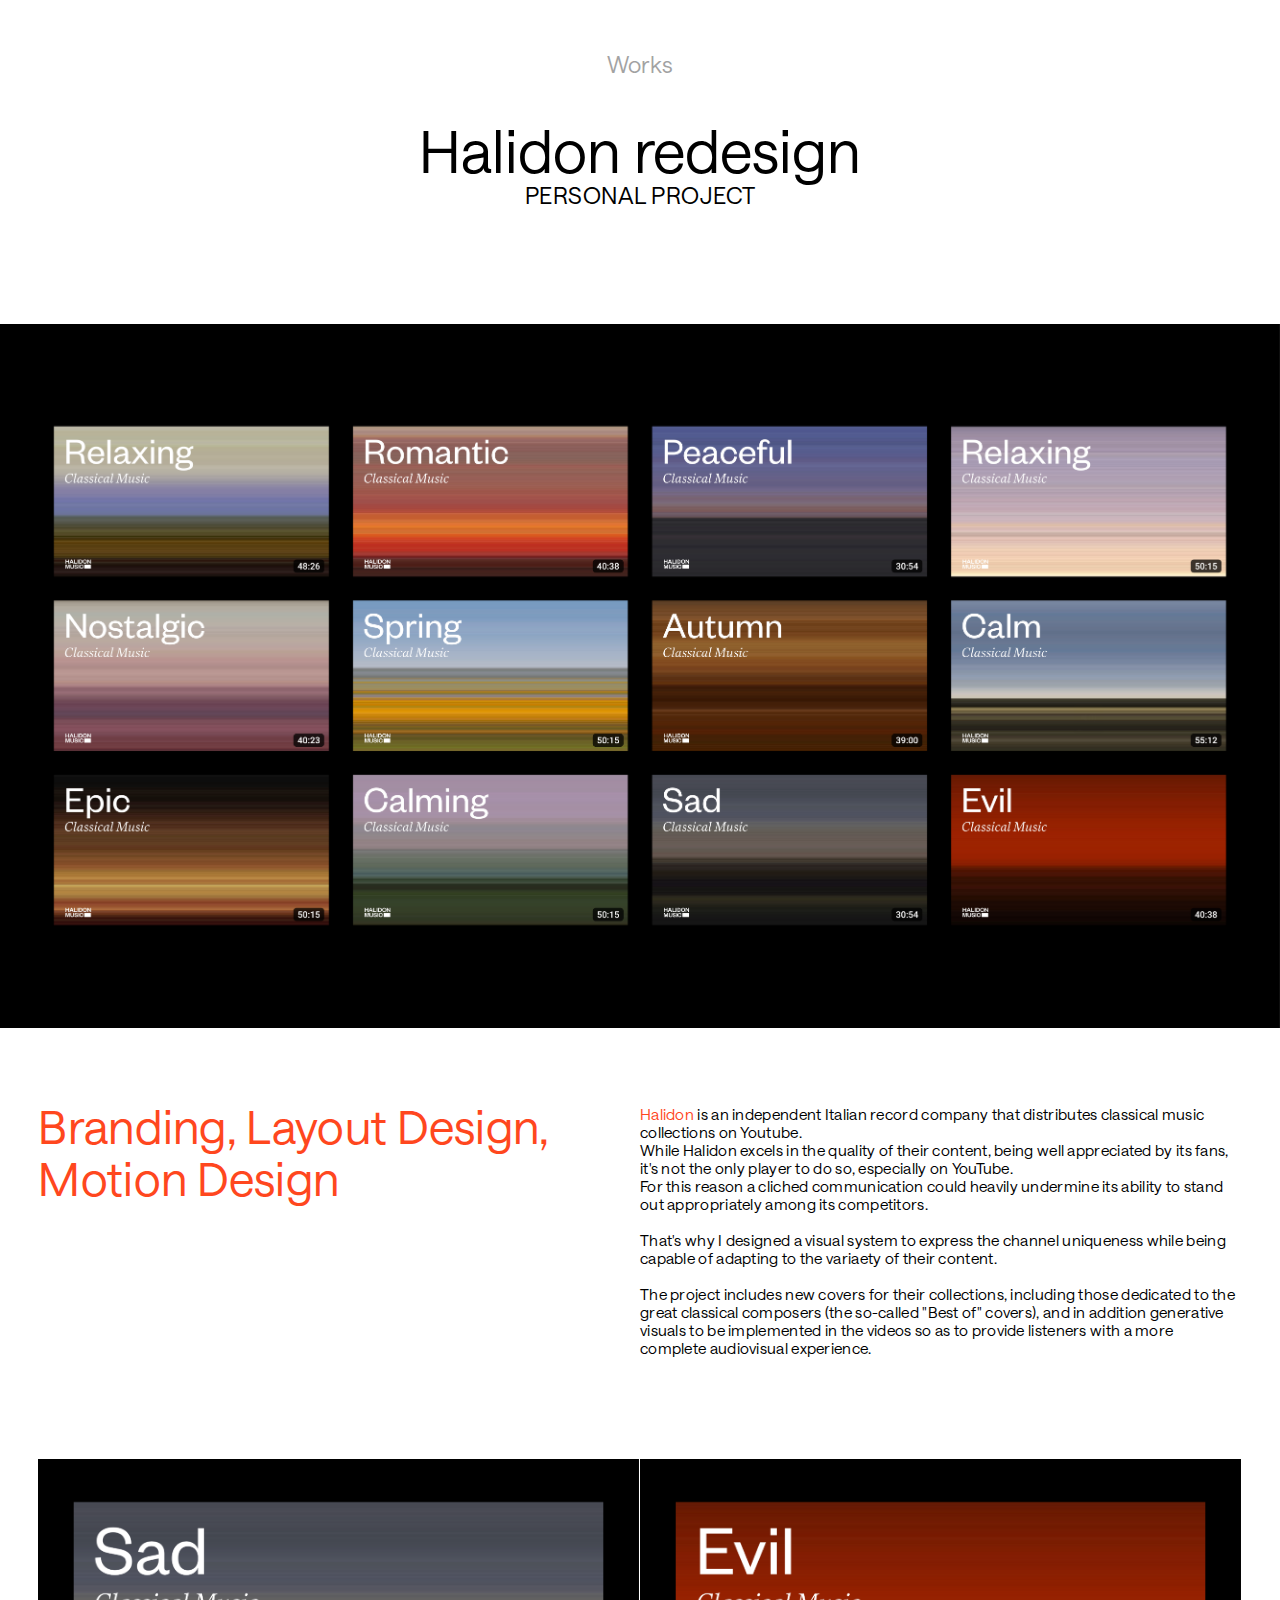
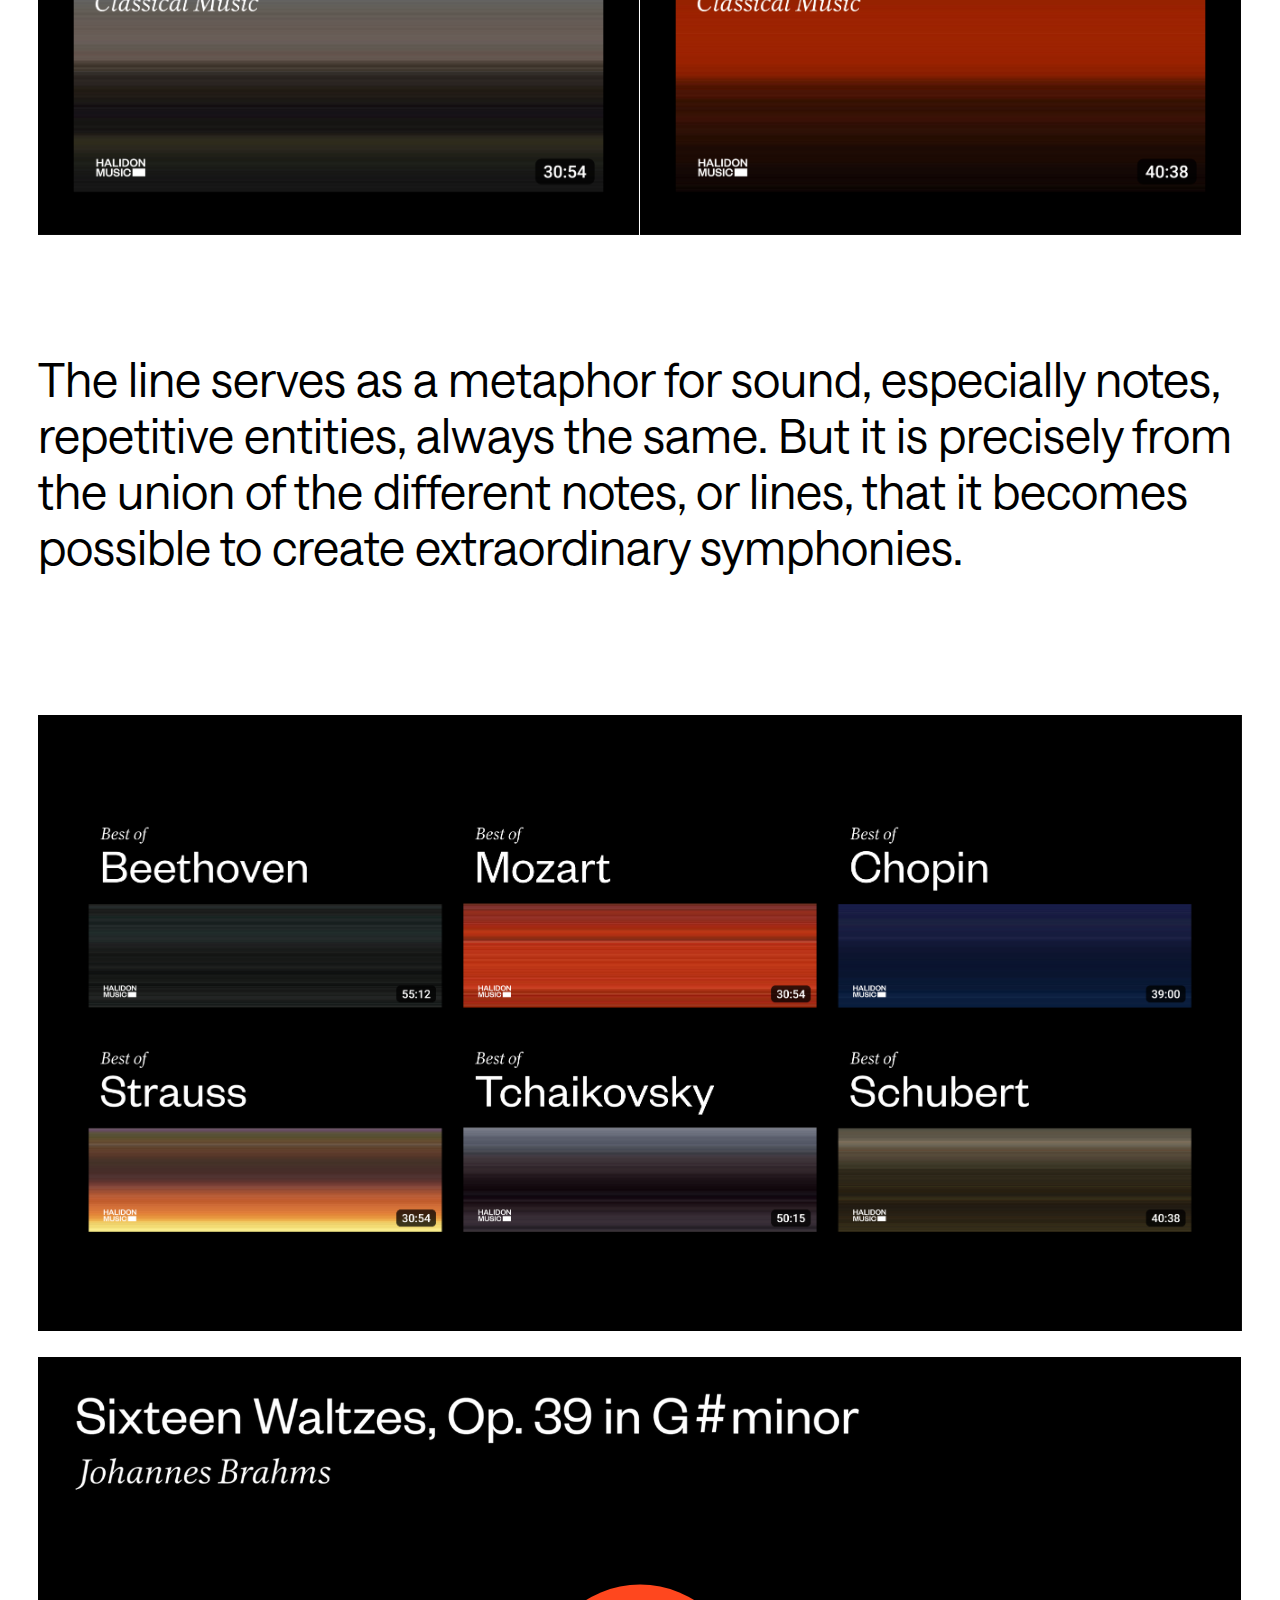
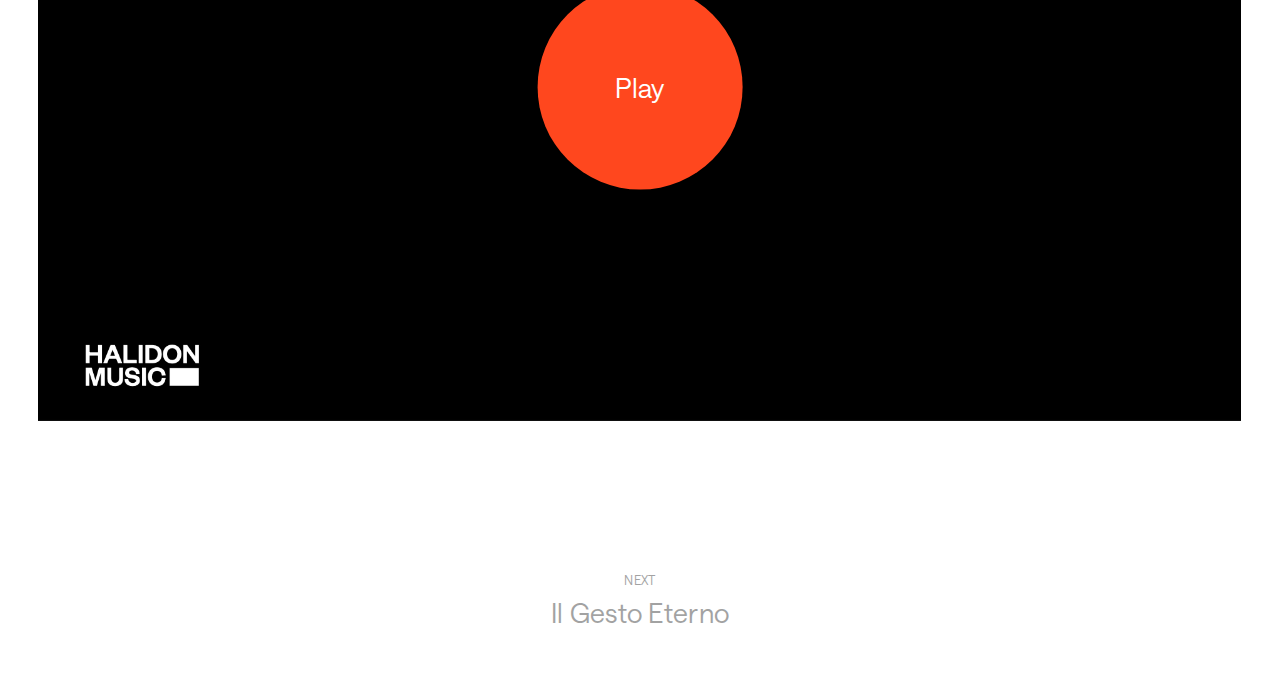
<file: halidon.html>
<!DOCTYPE html>
<html>
<head>
    <meta charset="UTF-8">
    <meta name="viewport" content="width=device-width, initial-scale=1">
    <style>
      :root {
       --color: rgb(255, 71, 30);
      }
    </style>
    <script src="https://ajax.googleapis.com/ajax/libs/jquery/3.7.1/jquery.min.js"></script>
    <link rel="stylesheet" href="portfolio.css">
    <link rel="stylesheet" href="projects.css">
</head>
<body>

<div class="menu">
  
  <a href="index.html" class="home">Works</a>
  <div class="title">Halidon redesign</div>
  <div class="subtitle">PERSONAL PROJECT</div>

</div>


  <img class="copertina mac" src="Images/halidon/Halidon.png">
  <img class="copertina mobile" src="Images/halidon/Mobile1.png">


<div class="introtext">
  <div class="column left">
    Branding, Layout Design, Motion Design
  </div>
  <div class="column right">
    <a href="https://www.youtube.com/channel/UCyOfqgtsQaM3S-VZnsYnHjQ" target="_blank" class="colored">Halidon</a> is an independent Italian record company that distributes classical music collections on Youtube. 
    <br>While Halidon excels in the quality of their content, being well appreciated by its fans, it's not the only player to do so, especially on YouTube. 
    <br>For this reason a cliched communication could heavily undermine its ability to stand out appropriately among its competitors. 
    <br><br>That's why I designed a visual system to express the channel uniqueness while being capable of adapting to the variaety of their content. 
    <br><br>The project includes new covers for their collections, including those dedicated to the great classical composers (the so-called "Best of" covers), and in addition generative visuals to be implemented in the videos so as to provide listeners with a more complete audiovisual experience.
  </div>
</div>

<div class="bigcover">
<img class="twoimages" src="Images/halidon/Halidon-03.png">
<img class="twoimages" src="Images/halidon/Halidon-04.png">
</div>

<div class="conclusion">
  The line serves as a metaphor for sound, especially notes, repetitive entities, always the same. But it is precisely from the union of the different notes, or lines, that it becomes possible to create extraordinary symphonies.
</div>

<img class="bigcover mac" src="Images/halidon/Halidon-05.png">
<img class="bigcover mobile" src="Images/halidon/Mobile2.png">

<div class="boxvideo"  onclick="controlvideo()" onmouseenter="tellplay()" onmouseleave="tellstop()">
  <video id="video" class="video" playsinline>
    <source src="Images/halidon/Visuals.m4v#t=0.1" type="video/mp4">
  </video>
  <div id="play" class="play"><div class="center">Play</div></div>
</div>

<a href="gestoeterno.html">
  <div class="nextP">
    <div class="next">NEXT</div>
    <div class="next T">Il Gesto Eterno</div>
  </div>
</a> 


<script src="project.js"></script>
</body>
</html>
</file>
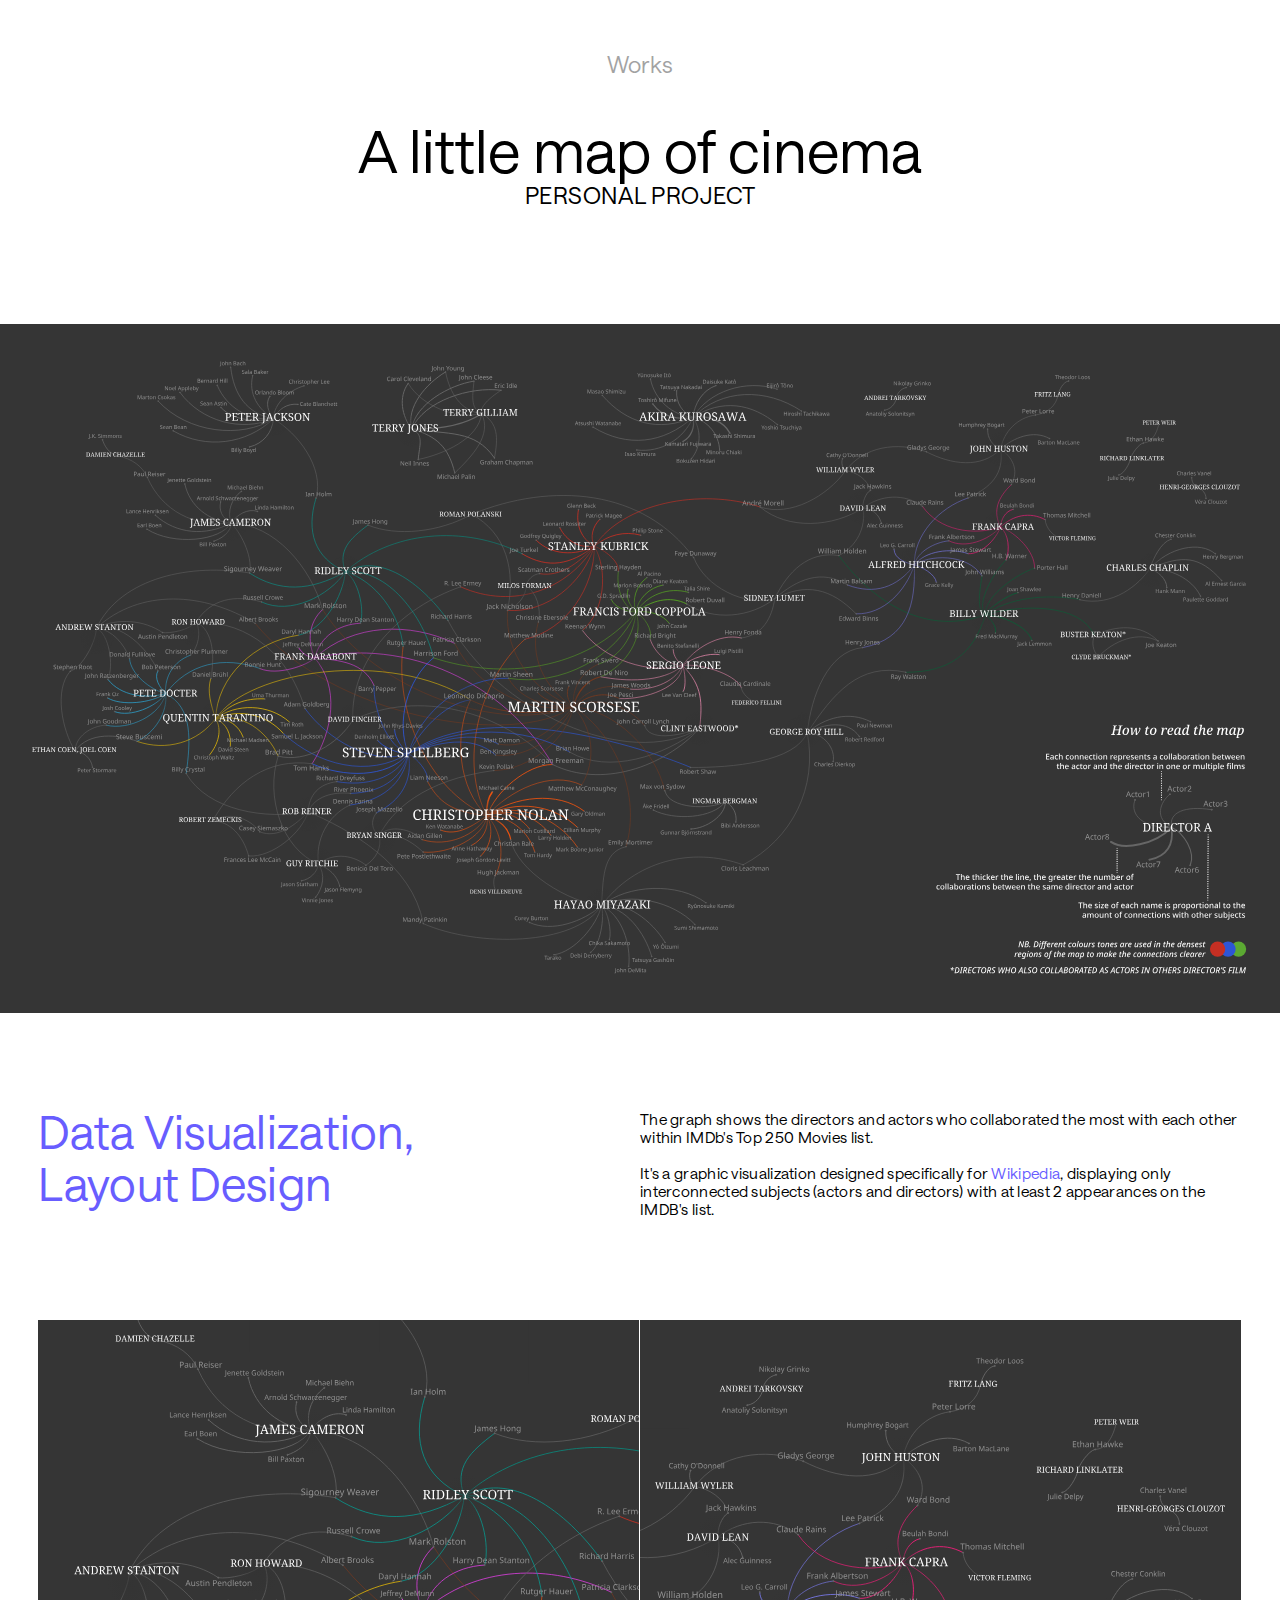
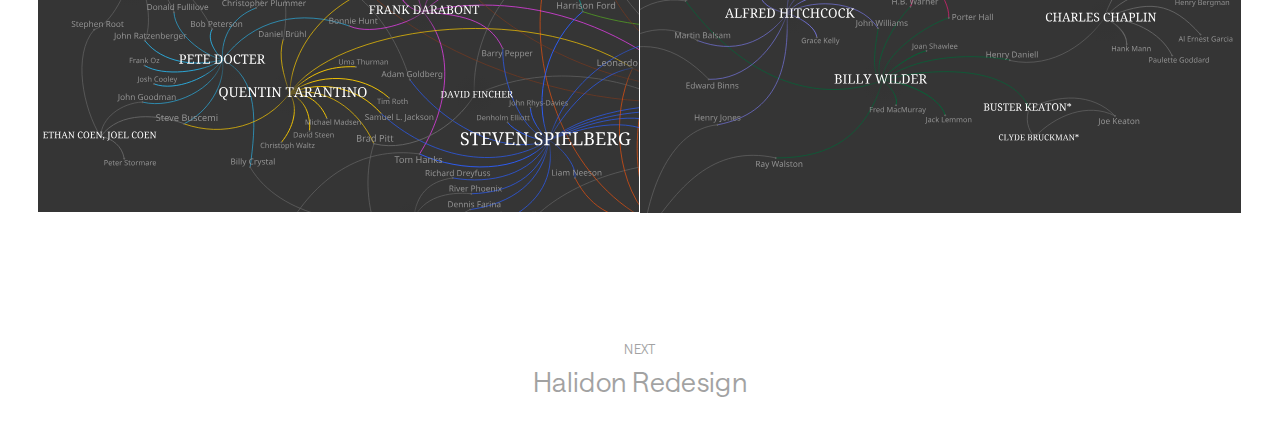
<file: imdbviz.html>
<!DOCTYPE html>
<html>
<head>
    <meta charset="UTF-8">
    <meta name="viewport" content="width=device-width, initial-scale=1">
    <style>
      :root {
       --color: rgb(104, 93, 255);
      }
    </style>
    <script src="https://ajax.googleapis.com/ajax/libs/jquery/3.7.1/jquery.min.js"></script>
    <link rel="stylesheet" href="portfolio.css">
    <link rel="stylesheet" href="projects.css">
    <style>
      .copertina {
        width: 210vw;
      }

      @media only screen and (min-width: 768px) {
        .copertina {
        width: 100vw;
      }
      }
    </style>
    <style>
    </style>
  </head>
<body>


  <div class="menu">
    <a href="index.html" class="home">Works</a>
    <div class="title">A little map of cinema</div>
    <div class="subtitle">PERSONAL PROJECT</div>
  </div>


<div id="scrolling">
    <img class="copertina" src="Images/imdbviz/imdb.svg">
</div>

<div class="introtext">
  <div class="column left">
    Data Visualization,<br>Layout Design
  </div>
  <div class="column right">
    The graph shows the directors and actors who collaborated the most with each other within IMDb's Top 250 Movies list.
    <br><br>It's a graphic visualization designed specifically for <a href="https://en.wikipedia.org/wiki/List_of_film_director_and_actor_collaborations" target="_blank" class="colored">Wikipedia</a>, displaying only interconnected subjects (actors and directors) with at least 2 appearances on the IMDB's list.
  </div>
</div>

<div class="bigcover">
  <img class="twoimages" src="Images/imdbviz/small2.svg">
  <img class="twoimages" src="Images/imdbviz/small1.svg">
</div>

<a href="halidon.html">
  <div class="nextP">
    <div class="next">NEXT</div>
    <div class="next T">Halidon Redesign</div>
  </div>
</a> 


<script src="project.js"></script>
</body>
</html>
</file>
<file: portfolio.css>
:root {
--background: white;
--size: 4.2vw;
}



@font-face {
  font-family: sansMedium;
  src: url(Resources/SaansTRIAL-Medium.otf);
}

@font-face {
  font-family: sans;
  src: url(Resources/SaansTRIAL-Regular.otf);
}

@font-face {
  font-family: seriff;
  src: url(Resources/Teodor-Light.otf);
}

body {
  background-color: var(--background);
  margin: 0;
  color: black;
  font-size: var(--size);
  font-family: sans, helvetica, sans-serif;
  overflow: scroll;
  letter-spacing: 0.3px;
}


.typing-container {
    position: fixed;
    left: 0;
    right: 0;
    width: 100vw;
    height: 100vh;
    text-align: center;
    z-index: 10;
    transition: opacity 1s;
    background-color: white;
}

    #data {
        font-size: 1.2vw;
        margin-bottom: 2vh;
      font-family: sans;
    }

    .sentence {
      position: absolute;
      left: 50%;
      top: 50%;
      transform: translateX(-50%) translateY(-50%);
       line-height: 1.5;
       transition: opacity 0.6s;
    }

    .group1 {
      font-size: 1.2vw;
      line-height: 1;
    }

    .link {
      transition: color 0.6s;
      cursor: pointer;
    }

    .input-cursor {
      display: inline-block;
      width: 1px;
      height: var(--size);
      background-color: black;
      margin-left: 0px;
      animation: blink .6s linear infinite alternate;
    }
  
  @keyframes blink {
    0% {opacity: 1;}
    40% {opacity: 1;}
    60% {opacity: 0;}
    100% {opacity: 0;}
  }









.progetti {
  font-size: 4.2vw;
  color: black;
  text-align: center;
  padding-top: 9vw;
  width: 100vw;
  z-index: 2;
} 


#container_progetti {
  width: 98vw;
  padding-top: 6vw;
  margin-left: auto;
  margin-right: auto;
  text-align: center;
  z-index: 2;
}

.istat {
  width: 100%;
  height: auto;
  border-radius: 15px;
  box-sizing:border-box;
  padding: none;
  margin-top: -0.5vw;
  border: none;
  cursor: pointer;
}



  .contatti {
    position: fixed;
    bottom: 3vh;
    left: 50%;
    transform: translateX(-50%);
    font-size: 1.2vw;
  }

  .insta {
    bottom: 6vh;
  }

  .nolink {
    text-decoration: none;
    color: black;
  }

  .imagebox {
    position: relative;
    cursor: pointer;
  }

  .infos {
    display: none;
  }

  a {
    text-decoration: none;
    color: inherit;
  }

  .links {
    width: 100vw;
    font-size: 4.2vw;
    color: black;
    text-align: center;
    z-index: 2;
    padding-bottom: 18vw;
    padding-top: 9vw;
  } 

  .textlinks {
    line-height: 2;
    opacity: 36%;
    cursor: pointer;
  }

  .textlinks:hover {
    opacity: 100%;
  }

  


.colored {
  color: var(--color);
}

.wikipedia {
    color: rgb(104, 93, 255);
}

.halidon {
    color: rgb(255, 71, 30);
}

.gestoeterno {
    color: rgb(0, 60, 255);
}

.raiaccessibilità {
    color: rgb(12, 184, 0);
}

.statistica {
    color: rgb(255, 119, 0);
}



  @media only screen and (min-width: 768px) {
    #container_progetti {
      width: 37vw;
      padding-top: 3vw;
    }

    .istat {
      margin-top: -0.7vw;
    }
    
    .progetti {
      font-size: 1.8vw;
      padding-top: 4vw;
    } 

    .links {
      font-size: 1.8vw;
      padding-bottom: 12vw;
      padding-top: 4vw;
    } 

    .textlinks {
      line-height: 2;
    }

    .infos {
      position: absolute;
      right: -1vw;
      top: 0;
      text-align: left;
      transform: translateX(100%);
      font-size: 0.92vw;
      line-height: 1.4;
      opacity: 0;
      transition: opacity 0.2s;
      display: block;
    }
  
  }


  @media only screen and (min-width: 1440px) {
    #container_progetti {
      width: 30vw;
      padding-top: 2vw;
    }

    .progetti {
      font-size: 1.1vw;
      padding-top: 2vw;
    } 

    .links {
      font-size: 1vw;
      padding-bottom: 3vw;
      padding-top: 2.7vw;
    } 

    .textlinks {
      line-height: 1.8;
    }
    
  
  }
</file>
<file: projects.css>
@font-face {
    font-family: sans;
    src: url(Resources/SaansTRIAL-Regular.otf);
  }

* {
  box-sizing: border-box;
}

body, html {
    font-family: sans;
    color: black;
    position: relative;
    overflow-x: hidden;
    max-width: 100vw;
}

.mobile {
    display: block;
}

.mac {
    display: none;
}


.menu {
    width: 100vw;
    height: 36vh;
    text-align: center;
    position: relative;
    color: black;
    background-color: white;
}

.home {
    position: absolute;
    top: 9.1vw;
    left: 50%;
    transform: translateX(-50%);
    font-size: 4.2vw;
    text-decoration: none;
    color: black;
    opacity: 36%;
    line-height: 1;
    transition: 0.2s;
}

.home:hover {
    opacity: 100%;
}

.types {
    position: absolute;
    top: 11vh;
    left: 50%;
    transform: translateX(-50%);
    font-size: 1vw;
}

.title {
    position: absolute;
    top: 50%;
    left: 50%;
    transform: translateX(-50%) translateY(-50%);
    font-size: 9vw;
    white-space: nowrap;
    letter-spacing: 0px;
}

.subtitle {
    position: absolute;
    top: 64%;
    left: 50%;
    transform: translateX(-50%) translateY(-50%);
    font-size: 3.5vw;
    letter-spacing: 0.5px;
}


#scrolling {
    display: inline-block;
    white-space: nowrap;
    width: 100vw;
    overflow-x: scroll;
}
   
.copertina {
    width: 100vw;
    overflow-x: hidden;
}


.bigcover {
    width: 94vw;
    margin-right: 3vw;
    margin-left: 3vw;
}

.bigcover::after {
    content: "";
    clear: both;
    display: block;
}

.twoimages {
    width: 100%;
    position: relative;
}

.three {
    width: 100%;
    max-height: 90vh;
    object-fit: cover;
}

.introtext {
    margin-top: 18vw;
    margin-bottom: 18vw;
    width: 94vw;
    margin-right: 3vw;
    margin-left: 3vw;
    font-size: 2.1vw;
}

  .left {
    font-size: 9vw;
    line-height: 1.12;
    color: var(--color);
  }
  
  .right {
    font-size: 4.2vw;
    margin-top: 6vw;
  }

.introtext::after {
    content: "";
    clear: both;
    display: block;
  }

.conclusion {
    margin-top: 18vw;
    margin-bottom: 18vw;
    width: 94vw;
    margin-right: auto;
    margin-left: auto;
    font-size: 9vw;
    letter-spacing: 0px;
}

.video {
    width: 94vw;
    padding-top: 2vw;
    padding-bottom: 1vw;
    margin-right: 3vw;
    margin-left: 3vw;
}

.boxvideo {
    position: relative;
    cursor: pointer;
}

.defined {
    width: 100%;
}

.rai {
    width: 100vw;
}

.fullscreen {
    position: absolute;
    left: 50%;
    top: 50%;
    transform: translateX(-50%) translateY(-50%);
}

.app {
    width: 100%;
    border-top: 6vw solid black;
    background-color: black;
}

.insideimage {
    width: 100%;
    border-top: 6vw solid black;
    background-color: black;
}

.play {
    width: 28vw;
    height: 28vw;
    border-radius: 50%;
    background-color: var(--color);
    color: white;
    position: absolute;
    left: 50%;
    top: 50%;
    transform: translateX(-50%) translateY(-50%);
    font-size: 4.2vw;
    transition: opacity 0.3s, background-color 0.1s ;
}

.center {
    position: absolute;
    left: 50%;
    top: 50%;
    transform: translateX(-50%) translateY(-50%);
}

.insidetext {
    font-size: 4.2vw;
    width: 100%;
    text-align: left;
    position: absolute;
    left: 2%;
    top: 1.2%;
    color: white;
}


#closing {
    position: absolute;
    right: 1.2vw;
    top: 1vw;
    height: 1.2vw;
    opacity: 36%;
    display: none;
}

#closing:hover {
    opacity: 1;
}

video::-webkit-media-controls {
    display: none !important;
}

#background {
    position: absolute;
    left: 0;
    bottom: 0;
    width: 100vw;
    height: auto;
    z-index: -100;
}



a {
    text-decoration: none;
    color: inherit;
}

.nextP {
    margin-top: 24vw;
    color: black;
    width: 100vw;
    background-color: white;
    position: relative;
    height: 32vw;
    opacity: 36%;
    transition: 0.3s;
}

.nextP:hover {
    opacity: 100%;
}

.next {
    font-size: 3.5vw;
    position: absolute;    
    transform: translateX(-50%);
    left: 50%;
    top: 1vw;

}

.T {
    top: 8.1vw;
    font-size: 7vw;
    width: 100vw;
    text-align: center;
}

.footer {
    margin-top: 0vw;
    width: 100vw;
    background-color: black;
    height: 54vh;
    position: relative;
    color: white;
    text-align: center;
}

.onetext {
    position: absolute;
    left: 50%;
    top: 12%;
    transform: translateX(-50%);
    width: 60vw;
    margin-left: auto;
    margin-right: auto;
    line-height: 1.16;
    font-size: 9vw;
}



.threelinks {
    position: absolute;
    left: 50%;
    bottom: 36vw;
    transform: translateX(-50%);
    width: 100vw; 
}

.footer .textlinks {
    font-size: 4.2vw;
}



@media only screen and (min-width: 768px) {
    .mobile {
        display: none;
    }
    
    .mac {
        display: block;
    }

    .menu {
        height: 36vh;
    }
    .home {
        top: 4.1vw;
        font-size: 1.8vw;
    }
    .title {
        top: 46%;
        transform: translateX(-50%) translateY(-50%);
        font-size: 4.6vw;
    }
    .subtitle {
        top: 60%;
        transform: translateX(-50%) translateY(-50%);
        font-size: 1.8vw;
    }

    #scrolling {
        display: inline-block;
        white-space: nowrap;
        width: 100vw;
        overflow-x: hidden;
    }

    .introtext {
        margin-top: 6vw;
        margin-bottom: 6vw;
    }
    
    .column {
        float: left;
      }
      
      .left {
        margin-top: -0.3vw;
        width: 50%;
        padding-right: 4%;
        font-size: 3.6vw;
        line-height: 1.12;
      }
      
      .right {
        width: 50%;
        font-size: 1.2vw;
        margin-top: 0;
      }
    
    .introtext::after {
        content: "";
        clear: both;
        display: block;
      }

      .conclusion {
        margin-top: 9vw;
        margin-bottom: 9vw;
        font-size: 3.7vw;
    }

    .bigcover {
        padding-top: 2vw;
    }

    .twoimages {
        width: 50%;
        float: left;
        padding-right: 1px;
        position: relative;
    }

    .three {
        width: 33.333%;
        float: left;
        padding-right: 1px;
        max-height: 90vh;
        object-fit: cover;
    }

    .defined {
        width: 50%;
        float: left;
        padding-right: 1px;
    }

    .app {
        border-top: 0px;
    }
    
    .insideimage {
        border-top: 0px;
    }

    .play {
        width: 16vw;
        height: 16vw;
        font-size: 2.1vw;
    }
    
    .insidetext {
        font-size: 1.1vw;
        left: 1.5%;
        top: 1.2%;
    }

    .nextP {
        margin-top: 9vw;
        padding-bottom: 1.8vw;
        height: 9vw;
    }
    
    .next {
        font-size: 1vw;
        top: 1vw;
    }
    
    .T {
        top: 3vw;
        font-size: 2.1vw;
    }

    .footer {
        margin-top: 6vw;
        height: 54vh;
    }
    .onetext {
        top: 18%s;
        font-size: 4.6vw;
    }
    
  
  }


@media only screen and (min-width: 1440px) {
    .menu {
        height: 54vh;
    }
    .home {
        top: 2.12vw;
        font-size: 1.1vw;
    }
    .title {
        top: 46%;
        transform: translateX(-50%) translateY(-50%);
        font-size: 3.6vw;
    }
    .subtitle {
        top: 64%;
        transform: translateX(-50%) translateY(-50%);
        font-size: 1vw;
    }

    .play {
        width: 8vw;
        height: 8vw;
        background-color: white;
        color: black;
        font-size: 1.2vw;
    }

    .footer .textlinks {
        font-size: 1vw;
    }
    
    .onetext {
        position: absolute;
        left: 50%;
        top: 18%;
        transform: translateX(-50%);
        width: 100vw;
        font-size: 3.6vw;
    }
    
    .threelinks {
        position: absolute;
        left: 50%;
        bottom: 12%;
        transform: translateX(-50%);
        width: 100vw; 
    }

  }
</file>
